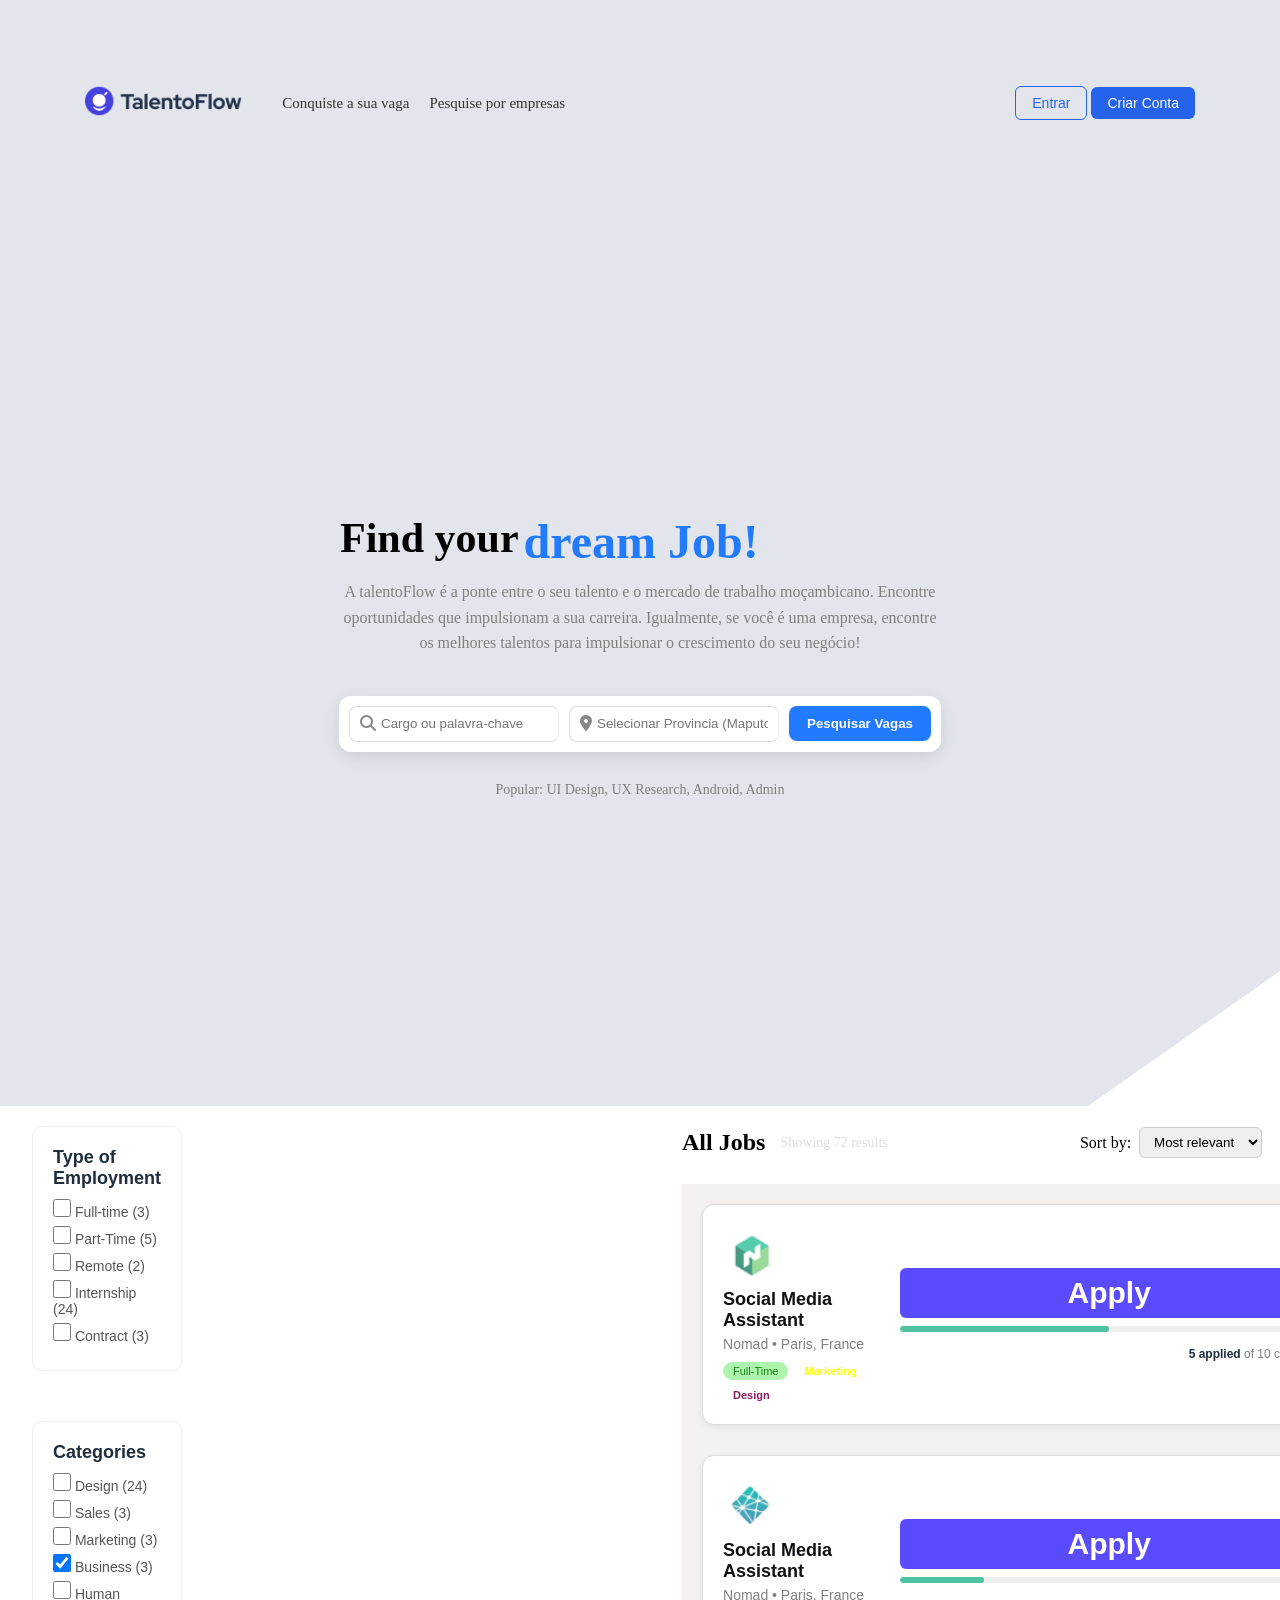
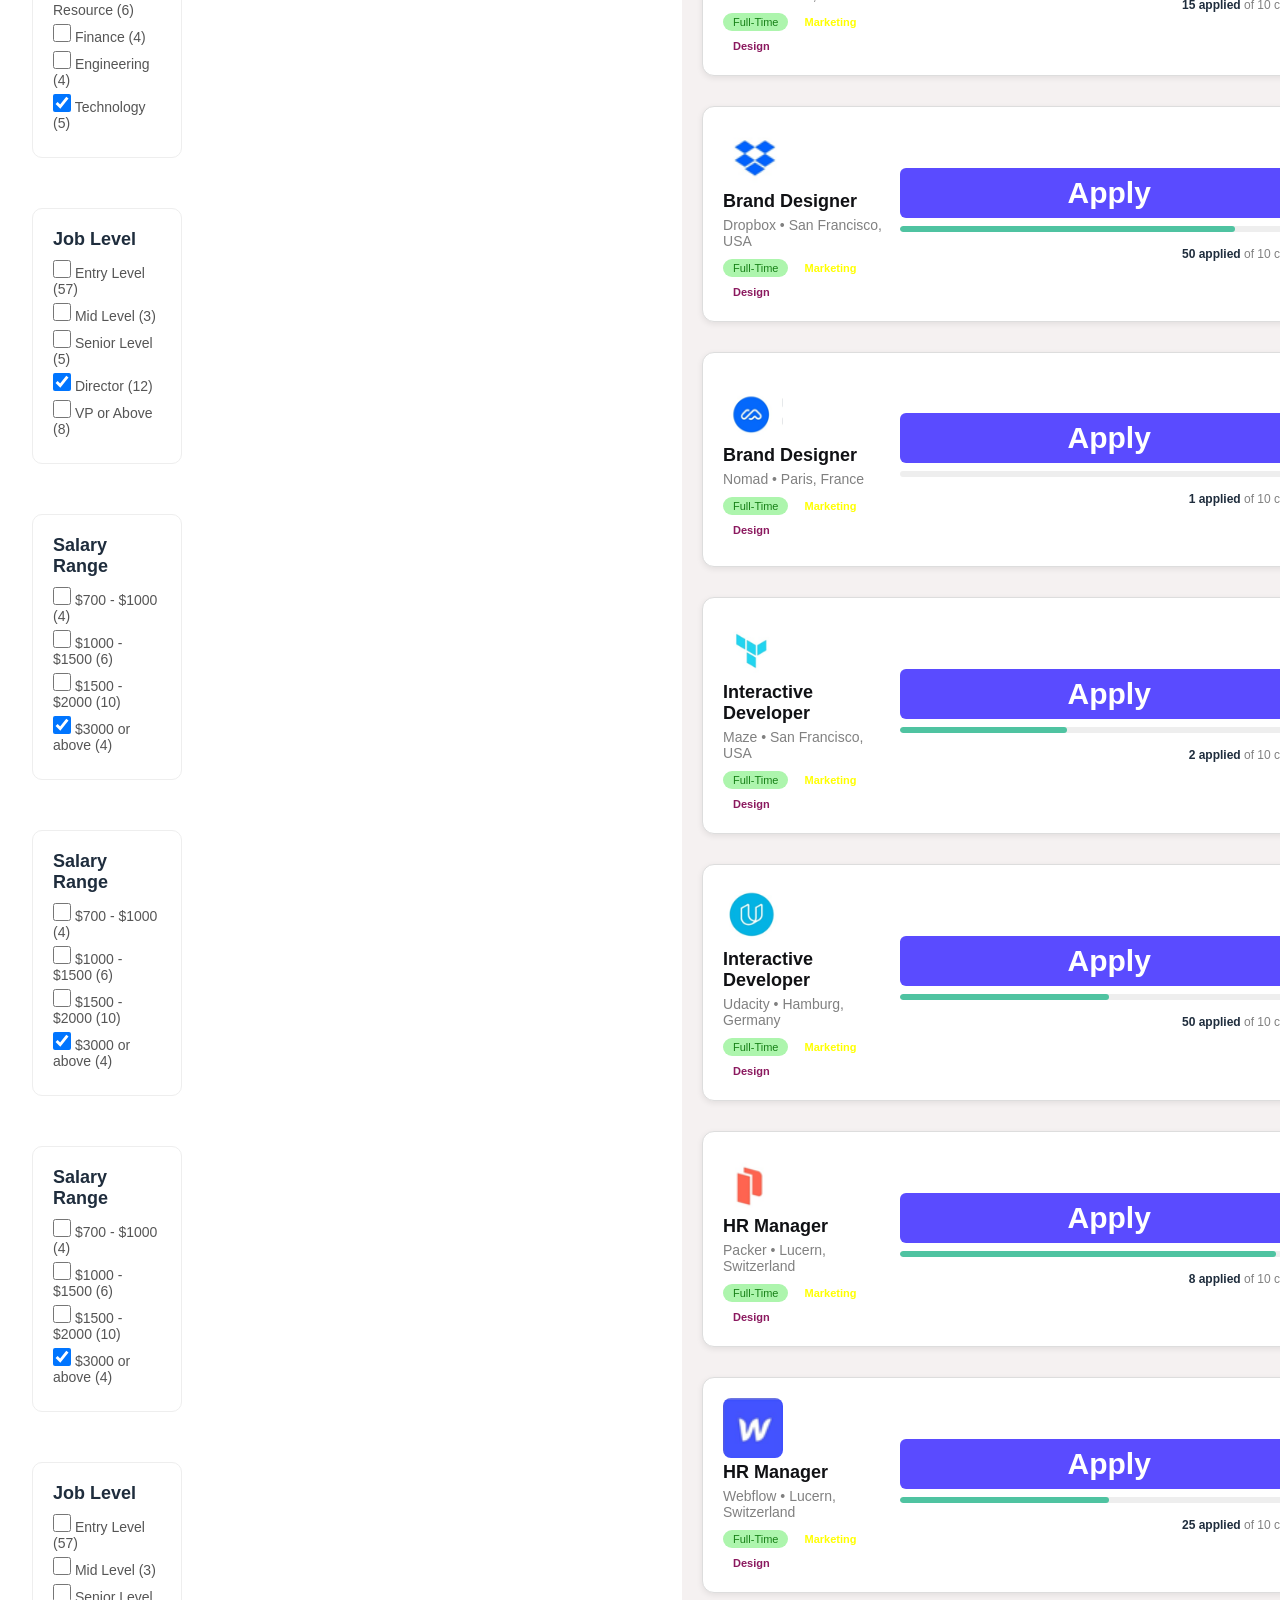
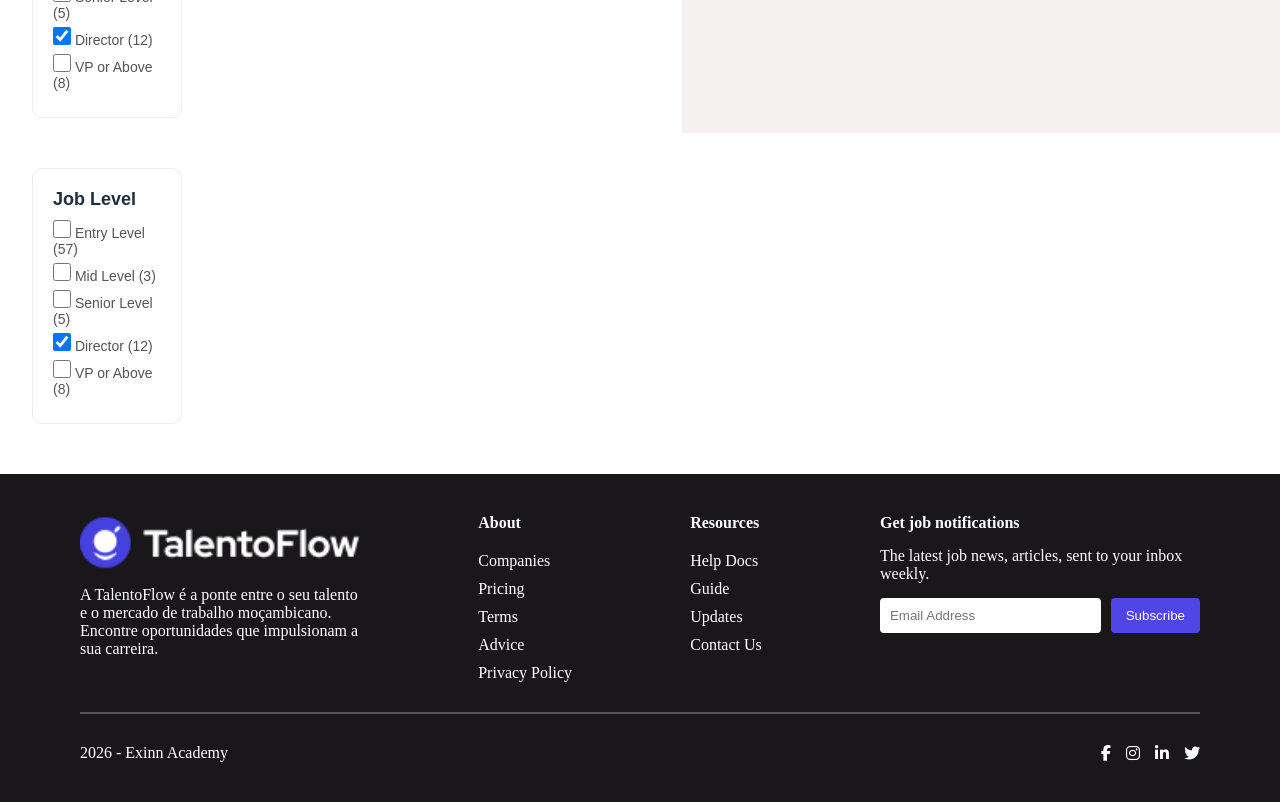
<file: findingJob.html>
<!DOCTYPE html>
<html lang="en">
<head>
    <meta charset="UTF-8">
    <meta name="viewport" content="width=device-width, initial-scale=1.0">
    <title>Document</title>
    <link rel="stylesheet" href="https://cdnjs.cloudflare.com/ajax/libs/font-awesome/6.4.0/css/all.min.css">

    <link rel="stylesheet" href="styles.css">
    <link rel="stylesheet" href="find.css">

    
</head>
<body>



    <header class="cabeca"> 
    <!-- Lado esquerdo: logo + nome --> 
    <div class="divhead1"> 
        <div class="logo-area"> 
            <a href="index.html"><img class="imag" src="AssetsTalentoFlow/Logo.png" alt="Logo TalentoFlow"> </a>
        </div> 
        
        <!-- Centro: links de navegação --> 
        <div class="headElements"> 
            <div><a href="findingJob.html">Conquiste a sua vaga</a></div> 
            <div><a href="findingJob.html
                ">Pesquise por empresas</a></div> 
        </div> 
    </div> 
    
    <!-- Lado direito: botões --> 
     <div class="auth-buttons"> 
        <nav>
            <button>Entrar</button>
            <button>Criar Conta</button>
        </nav>
    </div> 
  </header>





    

   <section class="hero">

    <div class="hero-content1">

        <div class="finding">
            <div class="hero-title">Find your </div>
            <div class="hero-number">dream Job!</div>
        </div>

        

        <div class="text1">
            <p>
                A talentoFlow é a ponte entre o seu talento e o mercado de trabalho moçambicano.
                Encontre oportunidades que impulsionam a sua carreira.
                Igualmente, se você é uma empresa, encontre os melhores talentos para impulsionar o crescimento do seu negócio!
            </p>
        </div>
    </div>

    <!-- Barra de Pesquisa -->
    <div class="search-container">

        <div class="search-input-group">
            <span><i class="fa fa-search"></i></span>
            <input type="text" placeholder="Cargo ou palavra-chave">
        </div>

        <div class="search-input-group">
            <span><i class="fa-solid fa-location-dot"></i></span>
            <input type="text" placeholder="Selecionar Provincia (Maputo)">
        </div>

        <button class="search-btn">Pesquisar Vagas</button>

    </div>

    <div class="popular">
        Popular: UI Design, UX Research, Android, Admin
    </div>

  </section>













<section  class="finding-jobs">




    <!--Area de filtros, essas duas divs dessa section, terao flex direction row-->

    <div class="filtros">

            <!-- Type of Employment -->
            <div class="filtro">
                <div class="filtro-titulo">Type of Employment</div>

                <label class="item"><input type="checkbox"> Full-time (3)</label>
                <label class="item"><input type="checkbox"> Part-Time (5)</label>
                <label class="item"><input type="checkbox"> Remote (2)</label>
                <label class="item"><input type="checkbox"> Internship (24)</label>
                <label class="item"><input type="checkbox"> Contract (3)</label>
            </div>

            <!-- Categories -->
            <div class="filtro">
                <div class="filtro-titulo">Categories</div>

                <label class="item"><input type="checkbox"> Design (24)</label>
                <label class="item"><input type="checkbox"> Sales (3)</label>
                <label class="item"><input type="checkbox"> Marketing (3)</label>
                <label class="item"><input type="checkbox" checked> Business (3)</label>
                <label class="item"><input type="checkbox"> Human Resource (6)</label>
                <label class="item"><input type="checkbox"> Finance (4)</label>
                <label class="item"><input type="checkbox"> Engineering (4)</label>
                <label class="item"><input type="checkbox" checked> Technology (5)</label>
            </div>

            <!-- Job Level -->
            <div class="filtro">
                <div class="filtro-titulo">Job Level</div>

                <label class="item"><input type="checkbox"> Entry Level (57)</label>
                <label class="item"><input type="checkbox"> Mid Level (3)</label>
                <label class="item"><input type="checkbox"> Senior Level (5)</label>
                <label class="item"><input type="checkbox" checked> Director (12)</label>
                <label class="item"><input type="checkbox"> VP or Above (8)</label>
            </div>

            <!-- Salary -->
            <div class="filtro">
                <div class="filtro-titulo">Salary Range</div>   

                <label class="item"><input type="checkbox"> $700 - $1000 (4)</label>
                <label class="item"><input type="checkbox"> $1000 - $1500 (6)</label>
                <label class="item"><input type="checkbox"> $1500 - $2000 (10)</label>
                <label class="item"><input type="checkbox" checked> $3000 or above (4)</label>
            </div>


            <!-- Salary -->
            <div class="filtro">
                <div class="filtro-titulo">Salary Range</div>   

                <label class="item"><input type="checkbox"> $700 - $1000 (4)</label>
                <label class="item"><input type="checkbox"> $1000 - $1500 (6)</label>
                <label class="item"><input type="checkbox"> $1500 - $2000 (10)</label>
                <label class="item"><input type="checkbox" checked> $3000 or above (4)</label>
            </div>


            <!-- Salary -->
            <div class="filtro">
                <div class="filtro-titulo">Salary Range</div>   

                <label class="item"><input type="checkbox"> $700 - $1000 (4)</label>
                <label class="item"><input type="checkbox"> $1000 - $1500 (6)</label>
                <label class="item"><input type="checkbox"> $1500 - $2000 (10)</label>
                <label class="item"><input type="checkbox" checked> $3000 or above (4)</label>
            </div>

            <!-- Job Level -->
            <div class="filtro">
                <div class="filtro-titulo">Job Level</div>

                <label class="item"><input type="checkbox"> Entry Level (57)</label>
                <label class="item"><input type="checkbox"> Mid Level (3)</label>
                <label class="item"><input type="checkbox"> Senior Level (5)</label>
                <label class="item"><input type="checkbox" checked> Director (12)</label>
                <label class="item"><input type="checkbox"> VP or Above (8)</label>
            </div>

            <!-- Job Level -->
            <div class="filtro">
                <div class="filtro-titulo">Job Level</div>

                <label class="item"><input type="checkbox"> Entry Level (57)</label>
                <label class="item"><input type="checkbox"> Mid Level (3)</label>
                <label class="item"><input type="checkbox"> Senior Level (5)</label>
                <label class="item"><input type="checkbox" checked> Director (12)</label>
                <label class="item"><input type="checkbox"> VP or Above (8)</label>
            </div>


            

    </div >






    <!--Area de Finding jobs-->
    <div>
    
            <div class="jobs-top">

                <div class="left">
                    <h2>All Jobs</h2>
                    <span>Showing 72 results</span>
                </div>

                <div class="right">
                    <div class="sort">
                        <span>Sort by:</span>
                        <select>
                            <option>Most relevant</option>
                            <option>Newest</option>
                            <option>Oldest</option>
                            <option>Highest rated</option>
                        </select>
                    </div>

                    <div class="view-icons">
                        <button><i class="fa-solid fa-th"></i></button>
                        <button><i class="fa-solid fa-bars"></i></button>
                    </div>
                </div>

            </div>





            <!--Section de últimas vagas-->
 

        <section class="vagasAbertas">
        

            

        <!-- LINHAS DE VAGAS -->
        <div class="linha-vagas">
            <!-- VAGA 1 -->
            <div class="vaga">

            <div>
                <div class="vaga-img">
                    <img src="imagesVagas/vaga1.png" alt="Social Media Assistant">
                </div>
                <div class="vaga-info">
                    <h3>Social Media Assistant</h3>
                    <p>Nomad • Paris, France</p>
                    <div class="vaga-tags">
                    <button class="full">Full-Time</button>
                    <button class="marketing">Marketing</button>
                    <button class="design">Design</button>
                    </div>
                </div>
            </div>


                <div class="apply-box">

                        <button class="apply-btn">Apply</button>

                        <div class="progress-bar">
                            <div class="progress1"></div>
                        </div>

                        <div class="info">
                            <span class="bold">5 applied</span>
                            <span class="light">of 10 capacity</span>
                        </div>

                </div>

            </div>

            <!-- VAGA 2 -->
            <div class="vaga">
            <div>
                <div class="vaga-img">
                    <img src="imagesVagas/vaga2.png" alt="Social Media Assistant">
                </div>
                
                <div class="vaga-info">
                                        <h3>Social Media Assistant</h3>
                                        <p>Nomad • Paris, France</p>
                                        <div class="vaga-tags">
                                        <button class="full">Full-Time</button>
                                        <button class="marketing">Marketing</button>
                                        <button class="design">Design</button>
                                        </div>
                </div>
            </div>


            <div class="apply-box">

                        <button class="apply-btn">Apply</button>

                        <div class="progress-bar">
                            <div class="progress2"></div>
                        </div>

                        <div class="info">
                            <span class="bold">15 applied</span>
                            <span class="light">of 10 capacity</span>
                        </div>

                </div>
                
        </div>




        <div class="linha-vagas">
            <!-- VAGA 3 -->
            <div class="vaga">
            <div>
                <div class="vaga-img">
                    <img src="imagesVagas/vaga3.png" alt="Brand Designer">
                </div>
                <div class="vaga-info">
                    <h3>Brand Designer</h3>
                    <p>Dropbox • San Francisco, USA</p>
                    <div class="vaga-tags">
                    <button class="full">Full-Time</button>
                    <button class="marketing">Marketing</button>
                    <button class="design">Design</button>
                    </div>
                </div>
            </div>


            <div class="apply-box">

                        <button class="apply-btn">Apply</button>

                        <div class="progress-bar">
                            <div class="progress3"></div>
                        </div>

                        <div class="info">
                            <span class="bold">50 applied</span>
                            <span class="light">of 10 capacity</span>
                        </div>

                </div>

            
            </div>






            <!-- VAGA 4 -->
            <div class="vaga">
            
            <div>
                <div class="vaga-img">
                    <img src="imagesVagas/vaga4.png" alt="Brand Designer">
                </div>
                <div class="vaga-info">
                    <h3>Brand Designer</h3>
                    <p>Nomad • Paris, France</p>
                    <div class="vaga-tags">
                    <button class="full">Full-Time</button>
                    <button class="marketing">Marketing</button>
                    <button class="design">Design</button>
                    </div>
                </div>
            </div>

            <div class="apply-box">

                        <button class="apply-btn">Apply</button>

                        <div class="progress-bar">
                            <div class="progress4"></div>
                        </div>

                        <div class="info">
                            <span class="bold">1 applied</span>
                            <span class="light">of 10 capacity</span>
                        </div>

                </div>
        </div>

        <div class="linha-vagas">
            <!-- VAGA 5 -->
            <div class="vaga">
            <div>
                <div class="vaga-img">
                    <img src="imagesVagas/vaga5.png" alt="Interactive Developer">
                </div>
                <div class="vaga-info">
                    <h3>Interactive Developer</h3>
                    <p>Maze • San Francisco, USA</p>
                    <div class="vaga-tags">
                    <button class="full">Full-Time</button>
                    <button class="marketing">Marketing</button>
                    <button class="design">Design</button>
                    </div>
                </div>
            </div>

            <div class="apply-box">

                        <button class="apply-btn">Apply</button>

                        <div class="progress-bar">
                            <div class="progress5"></div>
                        </div>

                        <div class="info">
                            <span class="bold">2 applied</span>
                            <span class="light">of 10 capacity</span>
                        </div>

                </div>
            </div>

            <!-- VAGA 6 -->
            <div class="vaga">
            <div>
                <div class="vaga-img">
                    <img src="imagesVagas/vaga6.png" alt="Interactive Developer">
                </div>
                <div class="vaga-info">
                    <h3>Interactive Developer</h3>
                    <p>Udacity • Hamburg, Germany</p>
                    <div class="vaga-tags">
                    <button class="full">Full-Time</button>
                    <button class="marketing">Marketing</button>
                    <button class="design">Design</button>
                    </div>
                </div>
            </div>
            <div class="apply-box">

                        <button class="apply-btn">Apply</button>

                        <div class="progress-bar">
                            <div class="progress6"></div>
                        </div>

                        <div class="info">
                            <span class="bold">50 applied</span>
                            <span class="light">of 10 capacity</span>
                        </div>

                </div>
        </div>

        <div class="linha-vagas">

            <!-- VAGA 7 -->
            <div class="vaga">
            <div>
                <div class="vaga-img">
                    <img src="imagesVagas/vaga7.png" alt="HR Manager">
                </div>
                <div class="vaga-info">
                    <h3>HR Manager</h3>
                    <p>Packer • Lucern, Switzerland</p>
                    <div class="vaga-tags">
                    <button class="full">Full-Time</button>
                    <button class="marketing">Marketing</button>
                    <button class="design">Design</button>
                    </div>
                </div>
            </div>

            <div class="apply-box">

                        <button class="apply-btn">Apply</button>

                        <div class="progress-bar">
                            <div class="progress7"></div>
                        </div>

                        <div class="info">
                            <span class="bold">8 applied</span>
                            <span class="light">of 10 capacity</span>
                        </div>

                </div>
            </div>

            <!-- VAGA 8 -->
            <div class="vaga">
            <div>
                <div class="vaga-img">
                    <img src="imagesVagas/vaga8.png" alt="HR Manager">
                </div>
                <div class="vaga-info">
                    <h3>HR Manager</h3>
                    <p>Webflow • Lucern, Switzerland</p>
                    <div class="vaga-tags">
                    <button class="full">Full-Time</button>
                    <button class="marketing">Marketing</button>
                    <button class="design">Design</button>
                    </div>
                </div>
            </div>
            <div class="apply-box">

                        <button class="apply-btn">Apply</button>

                        <div class="progress-bar">
                            <div class="progress8"></div>
                        </div>

                        <div class="info">
                            <span class="bold">25 applied</span>
                            <span class="light">of 10 capacity</span>
                        </div>

                </div>
        </div>
        </section>







    </div>




</section>



<footer class="footer">

    <div class="containerFooter">

        <!-- COLUNA 1 - EMPRESA -->
        <div class="empresa">
            <img src="AssetsTalentoFlow/Logo-Branco.png" alt="Logo">
            <p>
                A TalentoFlow é a ponte entre o seu talento e o mercado de trabalho moçambicano.
                Encontre oportunidades que impulsionam a sua carreira.
            </p>
        </div>

        <!-- COLUNA 2 - ABOUT -->
        <div class="coluna">
            <h4>About</h4>
            <span>Companies</span>
            <span>Pricing</span>
            <span>Terms</span>
            <span>Advice</span>
            <span>Privacy Policy</span>
        </div>

        <!-- COLUNA 3 - RESOURCES -->
        <div class="coluna">
            <h4>Resources</h4>
            <span>Help Docs</span>
            <span>Guide</span>
            <span>Updates</span>
            <span>Contact Us</span>
        </div>

        <!-- COLUNA 4 - NEWSLETTER -->
        <div class="newsletter">
            <h4>Get job notifications</h4>
            <p>
                The latest job news, articles, sent to your inbox weekly.
            </p>

            <div class="form">
                <input type="email" placeholder="Email Address">
                <button>Subscribe</button>
            </div>
        </div>

    </div>

    <hr>

    <!-- PARTE FINAL -->
    <div class="final">
        <span>2026 - Exinn Academy</span>

        <div class="redes">
            <i class="fab fa-facebook-f"></i>
            <i class="fab fa-instagram"></i>
            <i class="fab fa-linkedin-in"></i>
            <i class="fab fa-twitter"></i>
        </div>
    

</footer>


<script src="script1.js"></script>
</body>
</html>
</file>
<file: styles.css>
* {   
    margin: 0;
    padding: 0;
    box-sizing: border-box;
}



/* HEADER GERAL */
.cabeca {
    display: flex;
    justify-content: space-between; /* esquerda | direita */
    align-items: center;
   
    background-color: #e2e5eb;
    border-bottom: 0px solid #e5e5e5;
    padding-left: 85px;
    padding: 85px;
}

/* BLOCO ESQUERDO (logo + menu) */
.divhead1 {
    display: flex;
    align-items: center;
    gap: 40px; /* espaço entre logo e links */
}

/* Logo */
.logo-area 

 img {
    height: 32px;
    width: auto;
    background-color: transparent; /* garante que não há fundo preto */
}


.imag {
    height: 32px;
    width: auto;
}

/* LINKS DE NAVEGAÇÃO */
.headElements {
    display: flex;
    gap: 20px;
}

.headElements a {
    text-decoration: none;
    color: #333;
    font-size: 15px;
    font-weight: 500;
}

.headElements a:hover {
    color: #2563eb; /* azul */
}

/* BLOCO DIREITO (botões) */
.auth-buttons {
    display: flex;
    gap: 12px;
}

/* BOTÕES */
.auth-buttons button {
    padding: 8px 16px;
    border-radius: 6px;
    font-size: 14px;
    cursor: pointer;
    border: none;
}

/* Botão Entrar */
.auth-buttons button:first-child {
    background-color: transparent;
    color: #2563eb;
    border: 1px solid #2563eb;
}

/* Botão Criar Conta */
.auth-buttons button:last-child {
    background-color: #2563eb;
    color: #fff;
}




/*MAIN GERAL*/



/*section first, de introducao*/


/* HERO SECTION */

.hero {
    display: flex;
    flex-direction: column;
    justify-content: center;
    padding: 80px 100px;
    gap: 25px;
     background-color: #e2e5eb;
    min-height: 100vh;


     clip-path: polygon(
        0% 0%,     /* corte no topo à esquerda */
        100% 0%,   /* topo direito normal */
        100% 85%,  /* desce antes do fim */
        85% 100%,  /* corte no fundo à direita */
        0% 100%,   /* fundo esquerdo normal */
        0% 12%     /* sobe para fechar o corte esquerdo */
    );


}


     clip-path: polygon(
        0% 0%,     /* sem corte no topo à esquerda */
        100% 0%,   /* topo direito normal */
        100% 85%,  /* desce antes do fim */
        85% 100%,  /* corte no fundo à direita */
         0% 100%,   /* fundo esquerdo normal */
         0% 12%     /* sobe para fechar o corte esquerdo */
       
        
    );

}




     

/* Conteúdo principal */

.hero-content {
    max-width: 700px;
}

.hero-title {
    font-size: 42px;
    font-weight: 700;
}

.hero-subtitle {
    font-size: 36px;
    font-weight: 600;
}

.hero-number {
    font-size: 48px;
    font-weight: 800;
    color: #1e90ff;
}

.hero-image img {
   
    width: 250px;
    margin-top: 15px;
}

.text1 {
    margin-top: 20px;
    color: #555;
    line-height: 1.6;
}

/* SEARCH BAR */

.search-container {
    display: flex;
    align-items: center;
    gap: 15px;
    margin-top: 20px;
    background: white;
    padding: 15px;
    border-radius: 12px;
    box-shadow: 0 10px 25px rgba(0,0,0,0.08);
    max-width: 800px;
}

.search-input-group {
    display: flex;
    align-items: center;
    gap: 8px;
    flex: 1;
    border: 1px solid #ddd;
    padding: 10px 12px;
    border-radius: 8px;
}

.search-input-group i {
    color: #888;
}

.search-input-group input {
    border: none;
    outline: none;
    width: 100%;
}

.search-btn {
    padding: 12px 20px;
    background: #1e90ff;
    color: white;
    border: none;
    border-radius: 8px;
    cursor: pointer;
    font-weight: 600;
    transition: 0.3s;
}

.search-btn:hover {
    background: #0d6efd;
}

/* Popular tags */

.popular {
    margin-top: 10px;
    font-size: 14px;
    color: #666;


}


/*Section de empresas*/

.secao-empresas {
    width: 100%;
    background-color: white;
    background-color: #f8f9fb;
    display: flex;
    justify-content:flex-start; /* centraliza o conteúdo */
    padding: 30px 0;
    padding: 85px;
}

.secao-empresas .container-empresas {
    width: 100%;
    max-width: 1200px; /* mesma largura das outras secções */
   
    display: flex;
    flex-direction: column;
    align-items:first baseline;
    gap: 20px;
}

.logos-empresas img {
    width: 100%;
    height: auto;
}

<!--Section de explorar as vagas-->

/* styles.css */


.explore {
    max-width: 1200px;   /* mesma largura das vagas */
    margin: 0 auto;       /* centraliza horizontalmente */
    padding: 0 20px;      /* espaço lateral */
    margin-bottom: 40px;  /* espaçamento inferior da seção */
}

/* Cabeçalho da seção */
.cabecalho-explore {
    display: flex;
    justify-content: space-between;
    align-items: center;
    margin-bottom: 30px;
    padding-left: 100px;
    padding-right: 100px;
    font-size: 20px;
}

.designExp{
    color:#2196F3;
}

.show1{
    color: #0e3e86;
}




/* SECTION */
.categorias {
    max-width: 1200px;     /* controla largura */
    margin: 0 auto;        /* centraliza */
    padding: 60px 20px;
}

/* LINHA */
.linha-categorias {
    display: flex;
    gap: 25px;
    margin-bottom: 25px;
}

/* CARD */
.card-categoria {
    flex: 0 0 calc(25% - 19px); /* 4 por linha */
    background: #fff;
    padding: 25px;
    border-radius: 12px;
    text-align: center;
    border: 1px solid #eee;
    cursor: pointer;
    transition: 0.3s ease;
}

/* HOVER */
.card-categoria:hover {
    transform: translateY(-6px);
    box-shadow: 0 10px 25px rgba(0,0,0,0.08);
}

/* ÍCONE */
.card-icon i {
    font-size: 40px;
    color: #4a6cf7;
}

/* TÍTULO */
.card-titulo {
    font-size: 16px;
    font-weight: 600;
    margin-top: 10px;
}

/* VAGAS */
.card-vagas {
    font-size: 13px;
    color: #777;
    margin-top: 5px;
}






/* TABLET (2 por linha) */
@media (max-width: 1024px) {
    .card-categoria {
        flex: 0 0 calc(50% - 13px);
    }
}

/* MOBILE (1 por linha) */
@media (max-width: 600px) {
    .linha-categorias {
        flex-direction: column;
    }

    .card-categoria {
        flex: 1 1 100%;
    }
}
















/*Area de Dashboard*/

/* SECTION GERAL */
/* ==========================
   SECTION DASHBOARD
========================== */
.sectionParaDashboard {
    max-width: 1650px;
    margin: 0 auto;
    background-color: #4a49e5;
    padding: 60px 80px;
    clip-path: polygon(
        15% 0%, 
        100% 0%, 
        100% 85%, 
        85% 100%, 
        0% 100%, 
        0% 12%
    );
}

.dashboard-content {
    display: flex;
    align-items: center;
    justify-content: space-between;
    gap: 40px;
    flex-wrap: wrap; /* Para mobile empilhar automaticamente */
}

/* ===== TEXTO ===== */
.dashboard-text {
    max-width: 480px;
    color: #ffffff;
}

.dashboard-text h2 {
    font-size: 42px;
    font-weight: 700;
    line-height: 1.2;
    margin-bottom: 20px;
}

.dashboard-text .price {
    font-size: 16px;
    margin-bottom: 24px;
}

.btn-publicar {
    padding: 14px 28px;
    font-size: 16px;
    font-weight: 600;
    color: #4a49e5;
    background-color: #ffffff;
    border: none;
    border-radius: 6px;
    cursor: pointer;
    transition: 0.3s;
}

.btn-publicar:hover {
    background-color: #f1f1f1;
}

/* ===== IMAGEM ===== */
.dashboard-image {
    flex: 1;
    text-align: center;
}

.dashboard-image img {
    max-width: 800px;
    width: 100%;
    height: auto;
    border-radius: 10px;
}

/* ==========================
   RESPONSIVE
========================== */

/* TABLET */
@media (max-width: 1024px) {
    .sectionParaDashboard {
        padding: 40px 40px;
    }

    .dashboard-text h2 {
        font-size: 36px;
    }

    .dashboard-text .price {
        font-size: 14px;
    }

    .btn-publicar {
        padding: 12px 24px;
        font-size: 14px;
    }

    .dashboard-image img {
        max-width: 600px;
        height: auto;
    }
}

/* MOBILE */
@media (max-width: 768px) {
    .sectionParaDashboard {
        padding: 30px 20px;
        clip-path: none; /* Retira cortes para mobile */
        border-radius: 0;
    }

    .dashboard-content {
        flex-direction: column;
        align-items: center;
        text-align: center;
        gap: 30px;
    }

    .dashboard-text h2 {
        font-size: 28px;
    }

    .dashboard-text .price {
        font-size: 14px;
    }

    .btn-publicar {
        padding: 12px 20px;
        font-size: 14px;
        width: 100%;
        max-width: 300px;
    }

    .dashboard-image img {
        width: 100%;
        max-width: 350px;
        height: auto;
    }
}

/* MICRO MOBILE (para ecrãs < 480px) */
@media (max-width: 480px) {
    .dashboard-text h2 {
        font-size: 24px;
        line-height: 1.3;
    }

    .btn-publicar {
        font-size: 13px;
        padding: 10px 18px;
    }

    .dashboard-content {
        gap: 20px;
    }
}







/* Container geral */
.vagas {
    padding: 60px 100px;
    background-color: #f5f5f5;
}

/* TOPO */

/* Container geral */
.vagas {
    padding: 60px 100px;
    background-color: #f5f5f5;
}

}

/* BOTÃO */
.btn-publicar {
    padding: 14px 28px;
    font-size: 16px;
    font-weight: 600;
    color: #4a49e5;
    background-color: #ffffff;
    border: none;
    border-radius: 6px;
    cursor: pointer;
    transition: 0.3s;
}

.btn-publicar:hover {
    background-color: #f1f1f1;
}

/* IMAGEM */
.dashboard-image img {
    max-width: 800px;
    width: 100%;
    height: 450px;
    border-radius: 10px;
}





/* Container geral */
.vagas {
    padding: 60px 100px;
    background-color: #f5f5f5;
}

/* TOPO */

/* Container geral */
.vagas {
    padding: 60px 100px;
    background-color: #f5f5f5;
}

/* TOPO */
.vagas-topo {
    display: flex;
    justify-content: space-between;
    align-items: center;
    margin-bottom: 40px;
}

.designTitle {
    color: #0d6efd;
}

.ver-todas {
    color: #0c185c;
    cursor: pointer;
    transition: color 0.3s;
}

.ver-todas:hover {
    color: #0d6efd;
}

/* GRELHA FLEX (mesma regra para linha 1 e linha 2) */
.grelha-vagas {
    display: flex;
    flex-wrap: wrap;
    gap: 25px;
    margin-bottom: 40px; /* separa linhas */
}

/* CARD */
.vaga-card {
    flex: 1 1 calc(25% - 25px);
    min-width: 0;
    background-color: #fff;
    border: 1px solid #e6e6e6;
    border-radius: 10px;
    padding: 20px;
    display: flex;
    flex-direction: column;
    gap: 12px;
    transition: 0.2s ease;
}

.vaga-card:hover {
    transform: translateY(-4px);
    box-shadow: 0 10px 25px rgba(0,0,0,0.05);
}

/* HEADER */
.vaga-header {
    display: flex;
    justify-content: space-between;
    align-items: center;
}

.imgEmp {
    width: 45px;
    height: 45px;
    object-fit: contain;
}

.full-time {
    border: 1px solid #0c185c;
    color: #0c185c;
    font-size: 12px;
    padding: 5px 10px;
    border-radius: 6px;
}

/* TEXTO */
.vaga-card h3 {
    margin: 0;
    word-break: break-word;
}

.empresa-local {
    display: flex;
    flex-wrap: wrap;
    gap: 5px;
    font-size: 14px;
    color: #666;
}

.descricao {
    font-size: 14px;
    color: #777;
}

/* TAGS */
.tags {
    display: flex;
    flex-wrap: wrap;
    gap: 8px;
    margin-top: 5px;
}

.tag {
    font-size: 12px;
    padding: 6px 12px;
    border-radius: 20px;
}

.marketing {
    background-color: #ffe8cc;
    color: #e67e22;
}

.design {
    background-color: #d4f5e9;
    color: #2ecc71;
}

.technology {
    background-color: #ffe3e3;
    color: #e74c3c;
}

.business {
    background-color: #ede7f6;
    color: #6c5ce7;
}

/* TABLET */
@media (max-width: 1024px) {
    .vaga-card {
        flex: 1 1 calc(50% - 25px);
    }

    .vagas {
        padding: 40px 40px;
    }
}

/* MOBILE */
@media (max-width: 768px) {
    .vaga-card {
        flex: 1 1 100%;
    }

    .vagas {
        padding: 30px 20px;
    }

    .vagas-topo {
        flex-direction: column;
        align-items: flex-start;
        gap: 10px;
    }
}









/*ESTILIZANDO SECTION DE ULTIMAS VAGAS Agora*/


.vagasAbertas {
  padding: 60px 100px;
  background-color: #f5f1f1;
  font-family: Arial, sans-serif;
}

.vagas-topo {
    display: flex;
    justify-content: space-between;
    align-items: center;
    margin-bottom: 40px;
}

.designTitle {
    color: #227aff;
}

.ver-todas {
    color: #0c185c;
    font-size: 14px;
    cursor: pointer;
    font-size: 15px;
}

.linha-vagas {
  display: flex;
  justify-content: space-between;
  gap: 30px;
  margin-bottom: 30px;
  flex-wrap: wrap;
  align-items: stretch; /* garante que todas as vagas tenham a mesma altura */
}

.vaga {
  flex: 1 1 calc(50% - 15px);
  display: flex;
  gap: 15px;
  padding: 20px;
  border: 1px solid #ddd;
  border-radius: 12px;
  background-color: #fff;
  align-items: center;
  box-shadow: 0 2px 6px rgba(0,0,0,0.08);
  transition: transform 0.2s, box-shadow 0.2s;
}

.vaga:hover {
  transform: translateY(-5px);
  box-shadow: 0 6px 15px rgba(0,0,0,0.15);
}

.vaga-img img {
  width: 60px;
  height: 60px;
  object-fit: contain;
  border-radius: 8px;
}

.vaga-info h3 {
  margin: 0;
  font-size: 18px;
  color: #101114;
}

.vaga-info p {
  margin: 5px 0 10px;
  font-size: 14px;
  color: gray;
}

.vaga-tags {
  display: flex;
  gap: 6px;
  flex-wrap: wrap;
}

.vaga-tags span {
  padding: 4px 8px;
  font-size: 11px;
  border-radius: 6px;
  color: white;
}

.full{
    background-color: rgb(173, 245, 173);
    color: rgb(23, 129, 23);
    border-radius: 20px;
    padding: 4px;
}

.marketing{
    background-color: transparent;
    color: yellow;
    border-radius: 20px;
    padding: 4px;
    border: 2px solid yellow;
    font-weight: bold;

}

.design{
     background-color: transparent;
    color: rgb(139, 25, 95);
    border-radius: 20px;
    padding: 4px;
    border: 2px solid rgb(139, 25, 95);
    font-weight: bold;
}






/* RESPONSIVO */
@media (max-width: 768px) {
  .vagasAbertas {
    padding: 40px 20px;
  }

  .linha-vagas {
    flex-direction: column;
    gap: 20px;
  }

  .vaga {
    flex: 1 1 100%;
  }
}











/*Footer*/


.footer{
    background-color: rgb(25, 23, 26);
    color: white;
    padding: 40px 80px;
}

/* Container principal */
.containerFooter{
    display: flex;
    justify-content: space-between;   /* DISTRIBUI IGUAL À IMAGEM */
    align-items: flex-start;
    gap: 40px;
    flex-wrap: wrap;
}

/* Empresa */
.empresa{
    max-width: 280px;
    display: flex;
    flex-direction: column;
    gap: 15px;
}

/* Colunas About e Resources */
.coluna{
    display: flex;
    flex-direction: column;
    gap: 10px;
}

.coluna h4{
    margin-bottom: 10px;
}

/* Newsletter */
.newsletter{
    max-width: 320px;
    display: flex;
    flex-direction: column;
    gap: 15px;
}

.form{
    display: flex;
    gap: 10px;
}

/* CARD */
.vaga-card {
    flex: 1 1 calc(25% - 25px);
    min-width: 0;
    background-color: #fff;
    border: 1px solid #e6e6e6;
    border-radius: 10px;
    padding: 20px;
    display: flex;
    flex-direction: column;
    gap: 12px;
    transition: 0.2s ease;
}

.vaga-card:hover {
    transform: translateY(-4px);
    box-shadow: 0 10px 25px rgba(0,0,0,0.05);
}

/* HEADER */
.vaga-header {
    display: flex;
    justify-content: space-between;
    align-items: center;
}

.imgEmp {
    width: 45px;
    height: 45px;
    object-fit: contain;
}

.full-time {
    border: 1px solid #0c185c;
    color: #0c185c;
    font-size: 12px;
    padding: 5px 10px;
    border-radius: 6px;
}

/* TEXTO */
.vaga-card h3 {
    margin: 0;
    word-break: break-word;
}

.empresa-local {
    display: flex;
    flex-wrap: wrap;
    gap: 5px;
    font-size: 14px;
    color: #666;
}

.descricao {
    font-size: 14px;
    color: #777;
}

/* TAGS */
.tags {
    display: flex;
    flex-wrap: wrap;
    gap: 8px;
    margin-top: 5px;
}

.tag {
    font-size: 12px;
    padding: 6px 12px;
    border-radius: 20px;
}

.marketing {
    background-color: #ffe8cc;
    color: #e67e22;
}

.design {
    background-color: #d4f5e9;
    color: #2ecc71;
}

.technology {
    background-color: #ffe3e3;
    color: #e74c3c;
}

.business {
    background-color: #ede7f6;
    color: #6c5ce7;
}

/* TABLET */
@media (max-width: 1024px) {
    .vaga-card {
        flex: 1 1 calc(50% - 25px);
    }

    .vagas {
        padding: 40px 40px;
    }
}

/* MOBILE */
@media (max-width: 768px) {
    .vaga-card {
        flex: 1 1 100%;
    }

    .vagas {
        padding: 30px 20px;
    }

    .vagas-topo {
        flex-direction: column;
        align-items: flex-start;
        gap: 10px;
    }
}


/* SECTION */
.vagasAbertas {
    padding: 60px 100px;
    background-color: rgb(245, 241, 241)}

.vagas-topo {
    display: flex;
    justify-content: space-between;
    align-items: center;
    margin-bottom: 40px;
}

.designTitle {
    color: #227aff;
}

.ver-todas {
    color: #0c185c;
    font-size: 20px;
    cursor: pointer;
}

/* cada linha */
.linha-vagas {
    display: flex;
    justify-content: space-between;
    gap: 30px;
    margin-bottom: 30px;
}

/* cada vaga */
.vaga {
    flex: 1; /* ocupa metade da linha */
    display: flex;
    gap: 15px;
    padding: 20px;
    border: 1px solid #ddd;
    border-radius: 12px;
    background-color: #fff;
}

/* imagem */
.vaga-img img {
    width: 50px;
    height: 50px;
    object-fit: contain;
}

/* info */
.vaga-info h3 {
    margin: 0;
    font-size: 16px;
}

.vaga-info p {
    margin: 5px 0 10px;
    font-size: 13px;
    color: gray;
}

/* tags */
.vaga-tags {
    display: flex;
    gap: 6px;
    flex-wrap: wrap;
}

.vaga-tags span {
    padding: 4px 8px;
    font-size: 11px;
    border-radius: 6px;
    color: white;
}

.form input{
    padding: 10px;
    border: none;
    border-radius: 4px;
    flex: 1;
}

.form button{
    padding: 10px 15px;
    background-color: #4f46e5;
    border: none;
    color: white;
    border-radius: 4px;
    cursor: pointer;
}

/* Linha */
hr{
    margin: 30px 0;
    border: 1px solid #555;
}

/* Parte final */
.final{
    display: flex;
    justify-content: space-between;  /* AQUI estava o teu erro */
    align-items: center;
}

.redes{
    display: flex;
    gap: 15px;
}





/* RESPONSIVIDADE - MOBILE */  

@media (max-width: 768px) {

    /* Rducao de pading um pouquinho grandess  */
    .hero,
    .secao-empresas,
    .categorias,
    .vagasAbertas,
    .footer {
        padding: 40px 20px;
    }

    .cabecalho-explore {
        padding: 0 20px;
        flex-direction: column;
        align-items: flex-start;
        gap: 10px;
    }

    /* Header empilhado */
    .cabeca {
        flex-direction: column;
        gap: 15px;
        padding: 15px 20px;
    }

    .divhead1 {
        flex-direction: column;
        gap: 15px;
        align-items: center;
    }

    .headElements {
        flex-direction: column;
        align-items: center;
    }

    .auth-buttons {
        flex-direction: column;
        width: 100%;
    }

    .auth-buttons button {
        width: 100%;
    }

    /* Hero */
    .hero-title { font-size: 28px; }
    .hero-subtitle { font-size: 24px; }
    .hero-number { font-size: 32px; }

    .hero-image img {
        width: 180px;
    }

    /* Search */
    .search-container {
        flex-direction: column;
        gap: 10px;
    }

    .search-btn {
        width: 100%;
    }

    /* Categorias em coluna */
    .linha-categorias {
        display: flex;
    flex-wrap: wrap;
    }

    /* Vagas em coluna */
    .linha-vagas {
        flex-direction: column;
    }

    .vaga {
        flex-direction: column;
        align-items: flex-start;
    }

    /* Footer */
    .containerFooter {
        flex-direction: column;
        gap: 30px;
    }

    .final {
        flex-direction: column;
        gap: 15px;
    }
}


/* TABLET */
@media (max-width: 1024px){
    .vaga-card{
        flex: 0 0 calc(50% - 13px);
    }
}














/*Area de finding jobs: */


.apply-box{
    width: 500px;
    margin: 40px auto;
    font-family: Arial, Helvetica, sans-serif;
}

/* BOTÃO */
.apply-btn{
    width: 100%;
    padding: 20px;
    font-size: 30px;
    font-weight: bold;
    color: white;
    background: linear-gradient(90deg, #4b4be0, #5a4bdb);
    border: none;
    border-radius: 5px;
    cursor: pointer;
}

/* BARRA */
.progress-bar{
    width: 100%;
    height: 10px;
    background-color: #cfd6e0;
    border-radius: 5px;
    margin-top: 20px;
}

/* PROGRESSO (5 de 10 = 50%) */
.progress1{
    width: 50%;
    height: 100%;
    background-color: #4fc3a1;
    border-radius: 5px;
}

.progress2{
    width: 20%;
    height: 100%;
    background-color: #4fc3a1;
    border-radius: 5px;
}

.progress3{
    width: 80%;
    height: 100%;
    background-color: #4fc3a1;
    border-radius: 5px;
}

.progress4{
    width: 0%;
    height: 100%;
    background-color: #4fc3a1;
    border-radius: 5px;
}

.progress5{
    width: 40%;
    height: 100%;
    background-color: #4fc3a1;
    border-radius: 5px;
}

.progress6{
    width: 50%;
    height: 100%;
    background-color: #4fc3a1;
    border-radius: 5px;
}


.progress7{
    width: 90%;
    height: 100%;
    background-color: #4fc3a1;
    border-radius: 5px;
}

.progress8{
    width: 50%;
    height: 100%;
    background-color: #4fc3a1;
    border-radius: 5px;
}


/* TEXTO */
.info{
    margin-top: 15px;
    font-size: 28px;
}

.bold{
    font-weight: bold;
    color: #1f2d3d;
}

.light{
    color: #8a94a6;
}



/*filtros*/

.filtros{
    width: 300px;
    font-family: Arial, Helvetica, sans-serif;
}

/* cada bloco */
.filtro{
    margin-bottom: 30px;
}

/* título */
.filtro-titulo{
    font-weight: bold;
    font-size: 18px;
    margin-bottom: 15px;
    color: #1f2d3d;
}

/* cada item */
.item{
    display: flex;
    align-items: center;
    gap: 10px;
    margin-bottom: 12px;
    color: #6b7280;
    cursor: pointer;
}

/* checkbox estilo moderno */
.item input{
    width: 18px;
    height: 18px;
    cursor: pointer;
}






.jobs {
  width: 100%;
}

/* LINHA PRINCIPAL */
.jobs-top {
  display: flex;
  justify-content: space-between;
  align-items: center;
  width: 100%;
  margin-bottom: 20px;
}

/* LADO ESQUERDO */
.jobs-top .left {
  display: flex;
  align-items: center;
  gap: 15px;
}

.jobs-top .left span {
  color: rgb(228, 224, 224);
  font-size: 14px;
}

/* LADO DIREITO */
.jobs-top .right {
  display: flex;
  align-items: center;
  gap: 20px;
}

/* SORT */
.sort {
  display: flex;
  align-items: center;
  gap: 8px;
}

.sort select {
  padding: 5px 10px;
  border-radius: 6px;
  border: 1px solid #ccc;
}

/* ICONES */
.view-icons {
  display: flex;
  gap: 8px;
}

.view-icons button {
  border: 1px solid #ddd;
  background: #fff;
  padding: 6px 10px;
  border-radius: 6px;
  cursor: pointer;
}

/* HOVER (igual UI moderno) */
.view-icons button:hover {
  background: #f0f0f0;
}








/* ===== LAYOUT PRINCIPAL ===== */
.finding-jobs {
  display: flex;
  gap: 500px;

  max-width: 1400px;   /* largura máxima tipo UI real */
  width: 95%;          /* ocupa quase toda tela */
  margin: 0 auto;      /* CENTRALIZA */

  padding: 20px 0;
  background: white;
}

/* ===== FILTROS (ESQUERDA) ===== */
.filtros {
  width: 260px;
  display: flex;
  flex-direction: column;
  gap: 20px;
}

.filtro {
  background: #fff;
  padding: 20px;
  border-radius: 10px;
  border: 1px solid #eee;
}

.filtro-titulo {
  font-weight: bold;
  margin-bottom: 10px;
}

.item {
  display: block;
  font-size: 14px;
  margin: 6px 0;
  color: #555;
}

/* ===== AREA DIREITA ===== */
.jobs-area {
  flex: 1;
}

/* ===== TOPO ===== */
.jobs-top {
  display: flex;
  justify-content: space-between;
  align-items: center;
  margin-bottom: 25px;
}

.jobs-top .left span {
  font-size: 14px;
  color: rgb(226, 220, 220);
}

.jobs-top .right {
  display: flex;
  align-items: center;
  gap: 20px;
}

.sort select {
  padding: 6px 10px;
  border-radius: 6px;
  border: 1px solid #ccc;
}

.view-icons button {
  border: 1px solid #ddd;
  background: white;
  padding: 8px 10px;
  border-radius: 6px;
  cursor: pointer;
}

.view-icons button:hover {
  background: #f0f0f0;
}

/* ===== VAGAS ===== */
.linha-vagas {
  display: flex;
  flex-direction: column;
  gap: 20px;
}

/* CARD */
.vaga {
  display: flex;
  justify-content: space-between;
  align-items: center;
  padding: 20px;
  border: 1px solid #eee;
  border-radius: 12px;
  background: white;
  transition: 0.2s;
}

.vaga:hover {
  transform: translateY(-3px);
}

/* LADO ESQUERDO */
.vaga-left {
  display: flex;
  align-items: center;
  gap: 15px;
}

.vaga-img img {
  width: 55px;
}

.vaga-info h3 {
  font-size: 16px;
}

.vaga-info p {
  font-size: 13px;
  color: gray;
}

/* TAGS */
.vaga-tags {
  margin-top: 6px;
  display: flex;
  gap: 6px;
}

.vaga-tags button {
  border-radius: 20px;
  padding: 3px 10px;
  font-size: 11px;
  border: none;
}

/* CORES */
.full {
  background: #d4f5d4;
  color: green;
}

.marketing {
  border: 1px solid orange;
  color: orange;
  background: transparent;
}

.design {
  border: 1px solid purple;
  color: purple;
  background: transparent;
}

/* ===== APPLY ===== */
.apply-box {
  text-align: right;
  min-width: 140px;
}

.apply-btn {
  background: #5a4bff;
  color: white;
  border: none;
  padding: 8px 18px;
  border-radius: 6px;
  cursor: pointer;
}

.progress-bar {
  height: 6px;
  background: #eee;
  border-radius: 10px;
  margin: 8px 0;
  overflow: hidden;
}

.progress {
  height: 100%;
  background: #5a4bff;
  width: 50%;
}

.info {
  font-size: 12px;
}

.bold {
  font-weight: bold;
}

.light {
  color: gray;




}


/* ===== RESPONSIVIDADE para a tela de find job ===== */



/* até 1200px */
@media (max-width: 1200px) {
  .finding-jobs {
    width: 95%;
    gap: 20px;
  }

  .filtros {
    width: 240px;
  }
}

/*  até 992px */
@media (max-width: 992px) {
  .finding-jobs {
    flex-direction: column;
  }

  .filtros {
    width: 100%;
    flex-direction: row;
    flex-wrap: wrap;
    gap: 15px;
  }

  .filtro {
    flex: 1 1 45%;
  }

  .jobs-top {
    flex-direction: column;
    align-items: flex-start;
    gap: 15px;
  }

  .jobs-top .right {
    width: 100%;
    justify-content: space-between;
  }
}

/*  até 768px */
@media (max-width: 768px) {
  .filtros {
    flex-direction: column;
  }

  .filtro {
    width: 100%;
  }

  .vaga {
    flex-direction: column;
    align-items: flex-start;
    gap: 15px;
  }

  .vaga-left {
    width: 100%;
  }

  .apply-box {
    width: 100%;
    text-align: left;
  }

  .apply-btn {
    width: 100%;
  }

  .progress-bar {
    width: 100%;
  }
}

/*  até 576px */
@media (max-width: 576px) {
  .finding-jobs {
    width: 95%;
    padding: 10px 0;
  }

  .jobs-top h2 {
    font-size: 18px;
  }

  .vaga-info h3 {
    font-size: 14px;
  }

  .vaga-info p {
    font-size: 12px;
  }

  .vaga-tags button {
    font-size: 10px;
    padding: 2px 8px;
  }

  .view-icons {
    display: none;
  }

  .sort select {
    width: 100%;
  }
}








.finding{
    display: flex;
    flex-direction: row;
    gap: 5px;
}


hero-content1{
    display: flex;
    flex-direction: column;
    text-align: center;;
}














/*ESTILIZANDO SECTION DE ULTIMAS VAGAS Agora*/


.vagasAbertas {
  padding: 60px 100px;
  background-color: #f5f1f1;
  font-family: Arial, sans-serif;
}

.vagas-topo {
    display: flex;
    justify-content: space-between;
    align-items: center;
    margin-bottom: 40px;
}

.designTitle {
    color: #227aff;
}

.ver-todas {
    color: #0c185c;
    font-size: 14px;
    cursor: pointer;
}

.linha-vagas {
  display: flex;
  justify-content: space-between;
  gap: 30px;
  margin-bottom: 30px;
  flex-wrap: wrap;
  align-items: stretch; /* garante que todas as vagas tenham a mesma altura */
}

.vaga {
  justify-content;
  flex: 1 1 calc(50% - 15px);
  display: flex;
  gap: 5px;
  padding: 20px;
  border: 1px solid #ddd;
  border-radius: 12px;
  background-color: #fff;
  align-items: center;
  box-shadow: 0 2px 6px rgba(0,0,0,0.08);
  transition: transform 0.2s, box-shadow 0.2s;
}

.vaga:hover {
  transform: translateY(-5px);
  box-shadow: 0 6px 15px rgba(0,0,0,0.15);
}

.vaga-img img {
  width: 60px;
  height: 60px;
  object-fit: contain;
  border-radius: 8px;
}

.vaga-info h3 {
  margin: 0;
  font-size: 18px;
  color: #101114;
}

.vaga-info p {
  margin: 5px 0 10px;
  font-size: 14px;
  color: gray;
}

.vaga-tags {
  display: flex;
  gap: 6px;
  flex-wrap: wrap;
}

.vaga-tags span {
  padding: 4px 8px;
  font-size: 11px;
  border-radius: 6px;
  color: white;
}

.full{
    background-color: rgb(173, 245, 173);
    color: rgb(23, 129, 23);
    border-radius: 20px;
    padding: 4px;
}





/* FULL-TIME */
/* Tags */
.vaga-tags{
    display: flex;
    gap: 10px;
}

.vaga-tags span{
    padding: 5px 12px;
    font-size: 12px;
    border-radius: 20px;
    font-weight: 500;
}


.full{
    background-color: rgb(173, 245, 173);
    color: rgb(23, 129, 23);
    border-radius: 20px;
    padding: 4px;
}

.marketing{
    background-color: transparent;
    color: yellow;
    border-radius: 20px;
    padding: 4px;
    border: 2px solid yellow;
    font-weight: bold;

}

.design{
     background-color: transparent;
    color: rgb(139, 25, 95);
    border-radius: 20px;
    padding: 4px;
    border: 2px solid rgb(139, 25, 95);
    font-weight: bold;
}






/* RESPONSIVO */
@media (max-width: 768px) {
  .vagasAbertas {
    padding: 40px 20px;
  }

  .linha-vagas {
    flex-direction: column;
    gap: 20px;
  }

  .vaga {
    flex: 1 1 100%;
  }
}






.hero {
  height: 100vh; /* ocupa toda altura da tela */
  display: flex;
  flex-direction: column; /* empilha tudo */
  justify-content: center; /* centro vertical */
  align-items: center;     /* centro horizontal */
  text-align: center;
  gap: 20px; /* espaço entre os blocos */
}

/* CONTEÚDO */
.hero-content1 {
  max-width: 600px;
}

/* TITULO */
.finding {
  font-size: 42px;
  font-weight: bold;
}

.hero-number {
  color: #227aff;
}

/* TEXTO */
.text1 {
  margin-top: 10px;
  color: gray;
}

/* SEARCH BAR */
.search-container {
  display: flex;
  align-items: center;
  gap: 10px;
  background: #fff;
  padding: 10px;
  border-radius: 12px;
  box-shadow: 0 5px 15px rgba(0,0,0,0.1);
}

/* INPUTS */
.search-input-group {
  display: flex;
  align-items: center;
  gap: 5px;
  padding: 8px 10px;
  border-right: 1px solid #eee;
}

.search-input-group input {
  border: none;
  outline: none;
}

/* BOTÃO */
.search-btn {
  background: #227aff;
  color: #fff;
  border: none;
  padding: 10px 18px;
  border-radius: 8px;
  cursor: pointer;
}

/* POPULAR */
.popular {
  font-size: 14px;
  color: gray;
}


/*Footer*/


.footer{
    background-color: rgb(25, 23, 26);
    color: white;
    padding: 40px 80px;
}

/* Container principal */
.containerFooter{
    display: flex;
    justify-content: space-between;   /* DISTRIBUI IGUAL À IMAGEM */
    align-items: flex-start;
    gap: 40px;
    flex-wrap: wrap;
}

/* Empresa */
.empresa{
    max-width: 280px;
    display: flex;
    flex-direction: column;
    gap: 15px;
}

/* Colunas About e Resources */
.coluna{
    display: flex;
    flex-direction: column;
    gap: 10px;
}

.coluna h4{
    margin-bottom: 10px;
}

/* Newsletter */
.newsletter{
    max-width: 320px;
    display: flex;
    flex-direction: column;
    gap: 15px;
}

.form{
    display: flex;
    gap: 10px;
}

.form input{
    padding: 10px;
    border: none;
    border-radius: 4px;
    flex: 1;
}

.form button{
    padding: 10px 15px;
    background-color: #4f46e5;
    border: none;
    color: white;
    border-radius: 4px;
    cursor: pointer;
}

/* Linha */
hr{
    margin: 30px 0;
    border: 1px solid #555;
}

/* Parte final */
.final{
    display: flex;
    justify-content: space-between;  /* AQUI estava o teu erro */
    align-items: center;
}

.redes{
    display: flex;
    gap: 15px;
}





/* RESPONSIVIDADE - MOBILE */  

@media (max-width: 768px) {

    /* Rducao de pading um pouquinho grandess  */
    .hero,
    .secao-empresas,
    .categorias,
    .vagasAbertas,
    .footer {
        padding: 40px 20px;
    }

    .cabecalho-explore {
        padding: 0 20px;
        flex-direction: column;
        align-items: flex-start;
        gap: 10px;
    }

    /* Header empilhado */
    .cabeca {
        flex-direction: column;
        gap: 15px;
        padding: 15px 20px;
    }

    .divhead1 {
        flex-direction: column;
        gap: 15px;
        align-items: center;
    }

    .headElements {
        flex-direction: column;
        align-items: center;
    }

    .auth-buttons {
        flex-direction: column;
        width: 100%;
    }

    .auth-buttons button {
        width: 100%;
    }

    /* Hero */
    .hero-title { font-size: 28px; }
    .hero-subtitle { font-size: 24px; }
    .hero-number { font-size: 32px; }

    .hero-image img {
        width: 180px;
    }

    /* Search */
    .search-container {
        flex-direction: column;
        gap: 10px;
    }

    .search-btn {
        width: 100%;
    }

    /* Categorias em coluna */
    .linha-categorias {
        display: flex;
    flex-wrap: wrap;
    }

    /* Vagas em coluna */
    .linha-vagas {
        flex-direction: column;
    }

    .vaga {
        flex-direction: column;
        align-items: flex-start;
    }

    /* Footer */
    .containerFooter {
        flex-direction: column;
        gap: 30px;
    }

    .final {
        flex-direction: column;
        gap: 15px;
    }
}


/* TABLET */
@media (max-width: 1024px){
    .vaga-card{
        flex: 0 0 calc(50% - 13px);
    }
}
</file>
<file: find.css>
/*ESTILIZANDO SECTION DE ULTIMAS VAGAS Agora*/


.vagasAbertas {
  padding: 20px;
  background-color: #f5f1f1;
  font-family: Arial, sans-serif;
}

.vagas-topo {
    display: flex;
    justify-content: space-between;
    align-items: center;
    margin-bottom: 40px;
}

.designTitle {
    color: #227aff;
}

.ver-todas {
    color: #0c185c;
    font-size: 14px;
    cursor: pointer;
}

.linha-vagas {
  display: flex;
  justify-content: space-between;
  gap: 30px;
  margin-bottom: 30px;
  flex-wrap: wrap;
  align-items: stretch; /* garante que todas as vagas tenham a mesma altura */
}


.vaga:hover {
  transform: translateY(-5px);
  box-shadow: 0 6px 15px rgba(0,0,0,0.15);
}

.vaga-img img {
  width: 60px;
  height: 60px;
  object-fit: contain;
  border-radius: 8px;
}

.vaga-info h3 {
  margin: 0;
  font-size: 18px;
  color: #101114;
}

.vaga-info p {
  margin: 5px 0 10px;
  font-size: 14px;
  color: gray;
}

.vaga-tags {
  display: flex;
  gap: 6px;
  flex-wrap: wrap;
}

.vaga-tags span {
  padding: 4px 8px;
  font-size: 11px;
  border-radius: 6px;
  color: white;
}

.full{
    background-color: rgb(173, 245, 173);
    color: rgb(23, 129, 23);
    border-radius: 20px;
    padding: 4px;
}

.marketing{
    background-color: transparent;
    color: yellow;
    border-radius: 20px;
    padding: 4px;
    border: 2px solid yellow;
    font-weight: bold;

}

.design{
     background-color: transparent;
    color: rgb(139, 25, 95);
    border-radius: 20px;
    padding: 4px;
    border: 2px solid rgb(139, 25, 95);
    font-weight: bold;
}






/* RESPONSIVO */
@media (max-width: 768px) {
  .vagasAbertas {
    padding: 40px 20px;
  }

  .linha-vagas {
    flex-direction: column;
    gap: 20px;
  }

  .vaga {
    flex: 1 1 100%;
  }
}






.hero {
  height: 100vh; /* ocupa toda altura da tela */
  display: flex;
  flex-direction: column; /* empilha tudo */
  justify-content: center; /* centro vertical */
  align-items: center;     /* centro horizontal */
  text-align: center;
  gap: 20px; /* espaço entre os blocos */
}

/* CONTEÚDO */
.hero-content1 {
  max-width: 600px;
}

/* TITULO */
.finding {
  font-size: 42px;
  font-weight: bold;
}

.hero-number {
  color: #227aff;
}

/* TEXTO */
.text1 {
  margin-top: 10px;
  color: gray;
}

/* SEARCH BAR */
.search-container {
  display: flex;
  align-items: center;
  gap: 10px;
  background: #fff;
  padding: 10px;
  border-radius: 12px;
  box-shadow: 0 5px 15px rgba(0,0,0,0.1);
}

/* INPUTS */
.search-input-group {
  display: flex;
  align-items: center;
  gap: 5px;
  padding: 8px 10px;
  border-right: 1px solid #eee;
}

.search-input-group input {
  border: none;
  outline: none;
}

/* BOTÃO */
.search-btn {
  background: #227aff;
  color: #fff;
  border: none;
  padding: 10px 18px;
  border-radius: 8px;
  cursor: pointer;
}

/* POPULAR */
.popular {
  font-size: 14px;
  color: gray;
}
</file>
